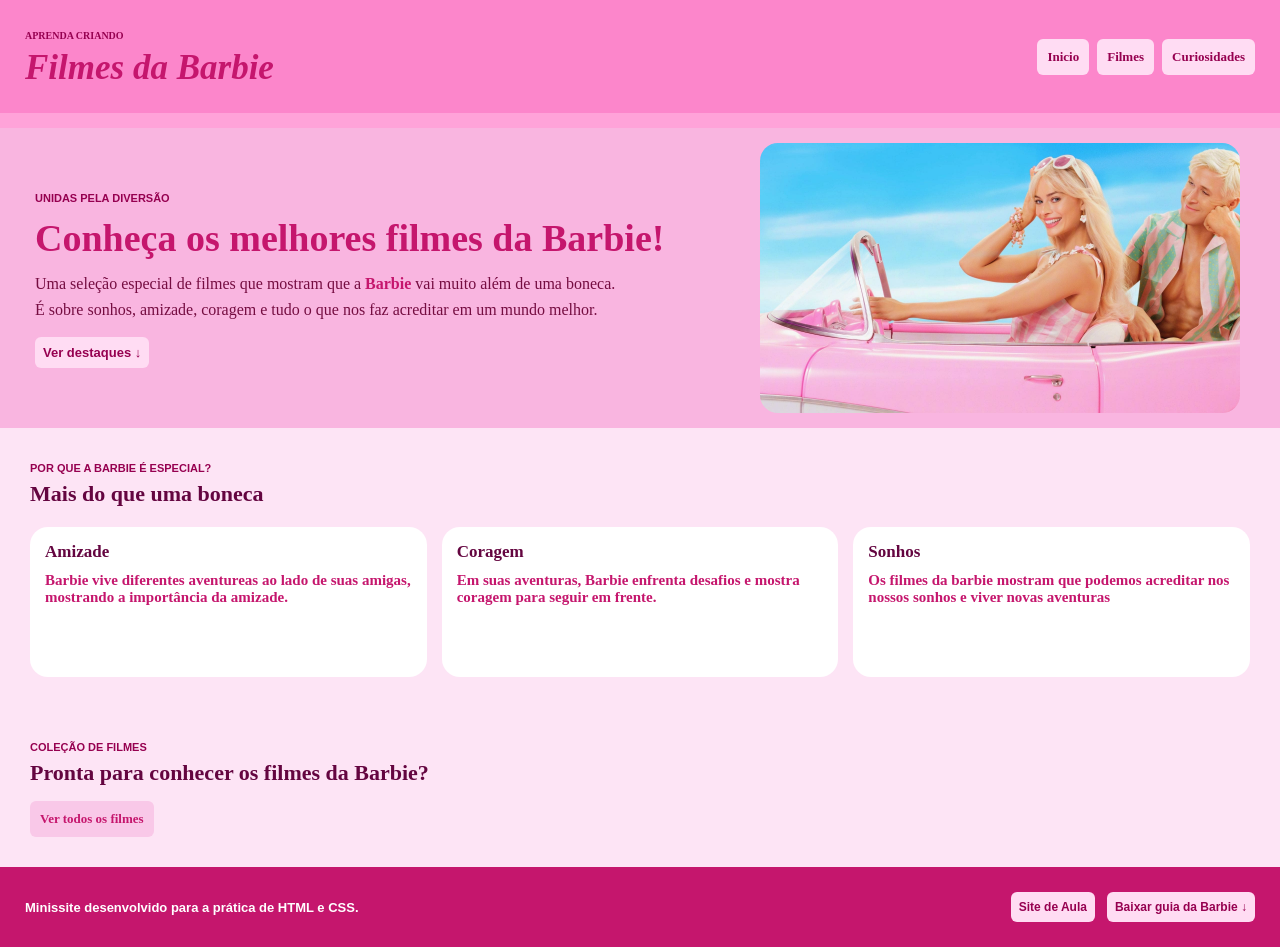
<file: index.html>
<!DOCTYPE html>
<html lang="pt-BR">
    <head>
        <meta charset="UTF-8" />
        <title>Filmes da Barbie</title>
        <link rel="stylesheet" href="css/style.css" />
    </head>
    <body>
        
        <header>
            <section id="inicio">
                <article>
                    <small>APRENDA CRIANDO</small>
                    <h1><em>Filmes da Barbie</em></h1>
                </article>
            </section>

            <section id="menu">
                <a href="index.html">Inicio</a>
                <a href="pages/filmes.html">Filmes</a>
                <a href="pages/curiosidades.html">Curiosidades</a>
            </section>
            </header>

        <main>

            <section id="introducao">

                <article>
                    <small>UNIDAS PELA DIVERSÃO</small>
                    <h2>Conheça os melhores filmes da Barbie!</h2>
                    <p>Uma seleção especial de filmes que mostram que a <strong>Barbie</strong> vai muito além de uma boneca.</p>
                    <p>É sobre sonhos, amizade, coragem e tudo o que nos faz acreditar em um mundo melhor.</p>
                    <a href="#destaques" class="btn-link">Ver destaques ↓</a>
                </article>

                <article id="img-introducao">
                    <img src="assets/img/foto.png" alt="Barbie em uma cena de filme"/>
                </article>        
            </section>
        
            <section id="destaques">
                <small>POR QUE A BARBIE É ESPECIAL?</small>
                <h2>Mais do que uma boneca</h2>

            <section id="cards">
                <article class="card">
                    <h3>Amizade</h3>
                    <p>Barbie vive diferentes aventureas ao lado de suas amigas, mostrando a importância da amizade.</p>
                </article>

                <article class="card">
                    <h3>Coragem</h3>
                    <p>Em suas aventuras, Barbie enfrenta desafios e mostra coragem para seguir em frente.</p>
                </article>

                <article class="card">
                    <h3>Sonhos</h3>
                    <p>Os filmes da barbie mostram que podemos acreditar nos nossos sonhos e viver novas aventuras</p>
                </article>
            </section>
            </section>

            <section id="final">
                <small>COLEÇÃO DE FILMES</small>
                <h2>Pronta para conhecer os filmes da Barbie?</h2>
                <a href="pages/filmes.html">Ver todos os filmes</a>
            </section>
        </main>

            <footer id="footer">
                    <p>Minissite desenvolvido para a prática de HTML e CSS.</p>

                <article class="footer-links">
                    <a href="https://codeverse.dev.br" target="_blank" rel="noreferrer">Site de Aula</a>
                    <a href="assets/img/text.txt" download="">Baixar guia da Barbie ↓</a>
                </article>
            </footer>

    </body>
</html>
</file>
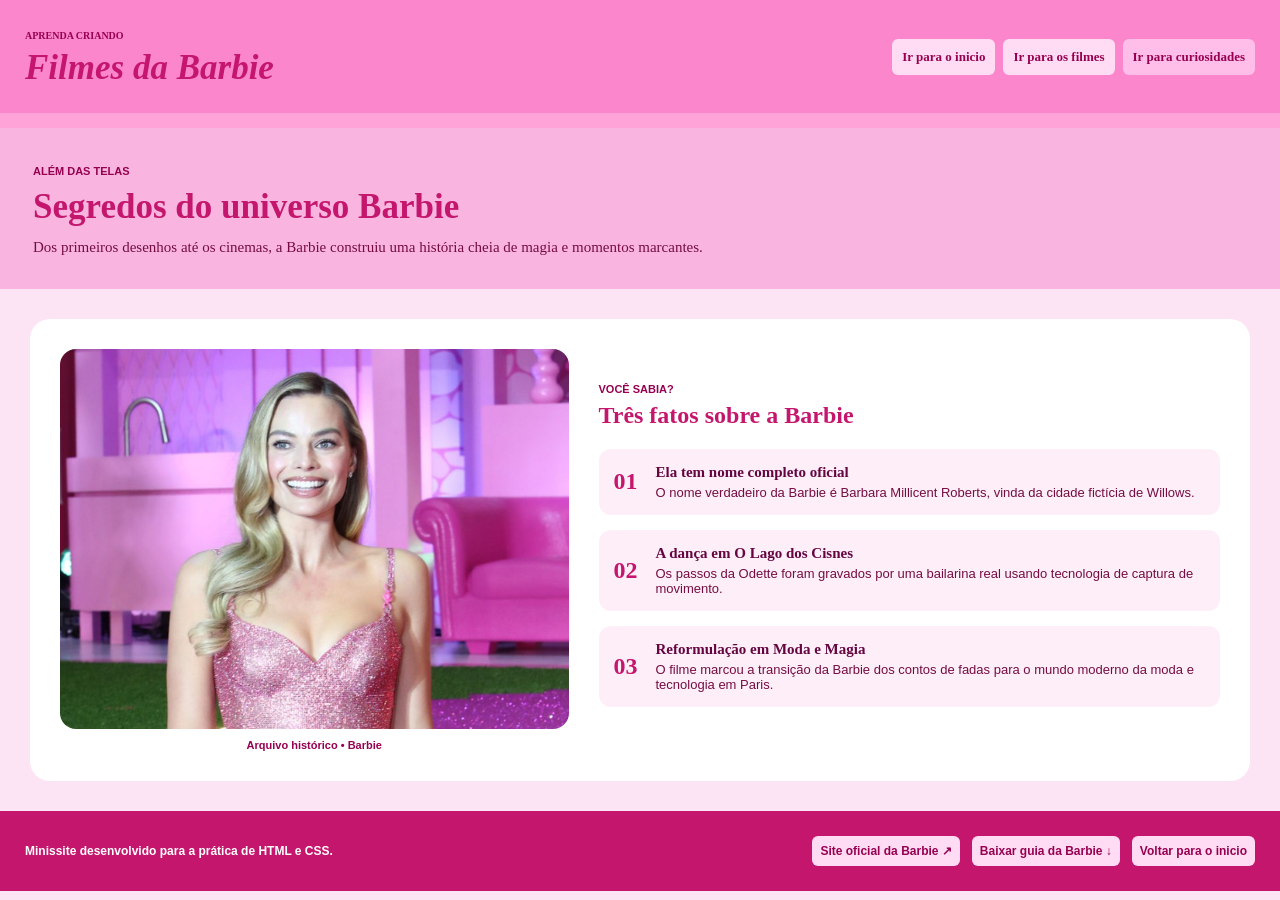
<file: pages/curiosidade.html>
<!DOCTYPE html>
<html lang="pt-BR">
    <head>
        <meta charset="UTF-8" />
        <title>Filmes da Barbie - Curiosidades</title>
        <link rel="stylesheet" href="../css/curiosidades.css" />
    </head>
    <body>

        <header>
            <section id="inicio">
                <article>
                    <small>APRENDA CRIANDO</small>
                    <h1><em>Filmes da Barbie</em></h1>
                </article>
            </section>

            <section id="menu">
                <a href="../index.html">Ir para o inicio</a>
                <a href="filmes.html">Ir para os filmes</a>
                <a href="curiosidades.html" class="ativo"> Ir para curiosidades</a>
            </section>
        </header>

        <main>

            <section id="introducao">
                <article>
                    <small>ALÉM DAS TELAS</small>
                    <h2>Segredos do universo Barbie</h2>
                    <p>Dos primeiros desenhos até os cinemas, a Barbie construiu uma história cheia de magia e momentos marcantes.</p>
                </article>
            </section>

            <section id="curiosidades">
                <article class="card-painel">
                    
                    <figure class="painel-imagem">
                        <img src="../assets/img/barbie2.png" alt="Barbie em O Lago dos Cisnes" />
                        <figcaption>Arquivo histórico • Barbie</figcaption>
                    </figure>

                    <aside class="painel-fatos">
                        <small>VOCÊ SABIA?</small>
                        <h2>Três fatos sobre a Barbie</h2>

                <article class="item-fato">
                    <span class="numero">01</span>
                        <section>
                            <h3>Ela tem nome completo oficial</h3>
                            <p>O nome verdadeiro da Barbie é Barbara Millicent Roberts, vinda da cidade fictícia de Willows.</p>
                        </section>
                </article>

                <article class="item-fato">
                    <span class="numero">02</span>
                        <section>
                            <h3>A dança em O Lago dos Cisnes</h3>
                            <p>Os passos da Odette foram gravados por uma bailarina real usando tecnologia de captura de movimento.</p>
                        </section>
                </article>

                <article class="item-fato">
                    <span class="numero">03</span>
                        <section>
                            <h3>Reformulação em Moda e Magia</h3>
                            <p>O filme marcou a transição da Barbie dos contos de fadas para o mundo moderno da moda e tecnologia em Paris.</p>
                        </section>
                </article>
                    </aside>
                </article>
            </section>

        </main>

            <footer id="footer">
                <p>Minissite desenvolvido para a prática de HTML e CSS.</p>

                <article class="footer-links">
                    <a href="https://codeverse.dev.br" target="_blank" rel="noreferrer">Site oficial da Barbie ↗</a>
                    <a href="../assets/img/text.txt" download>Baixar guia da Barbie ↓</a>
                    <a href="../index.html">Voltar para o inicio</a>
                </article>
            </footer>

    </body>
</html>
</file>
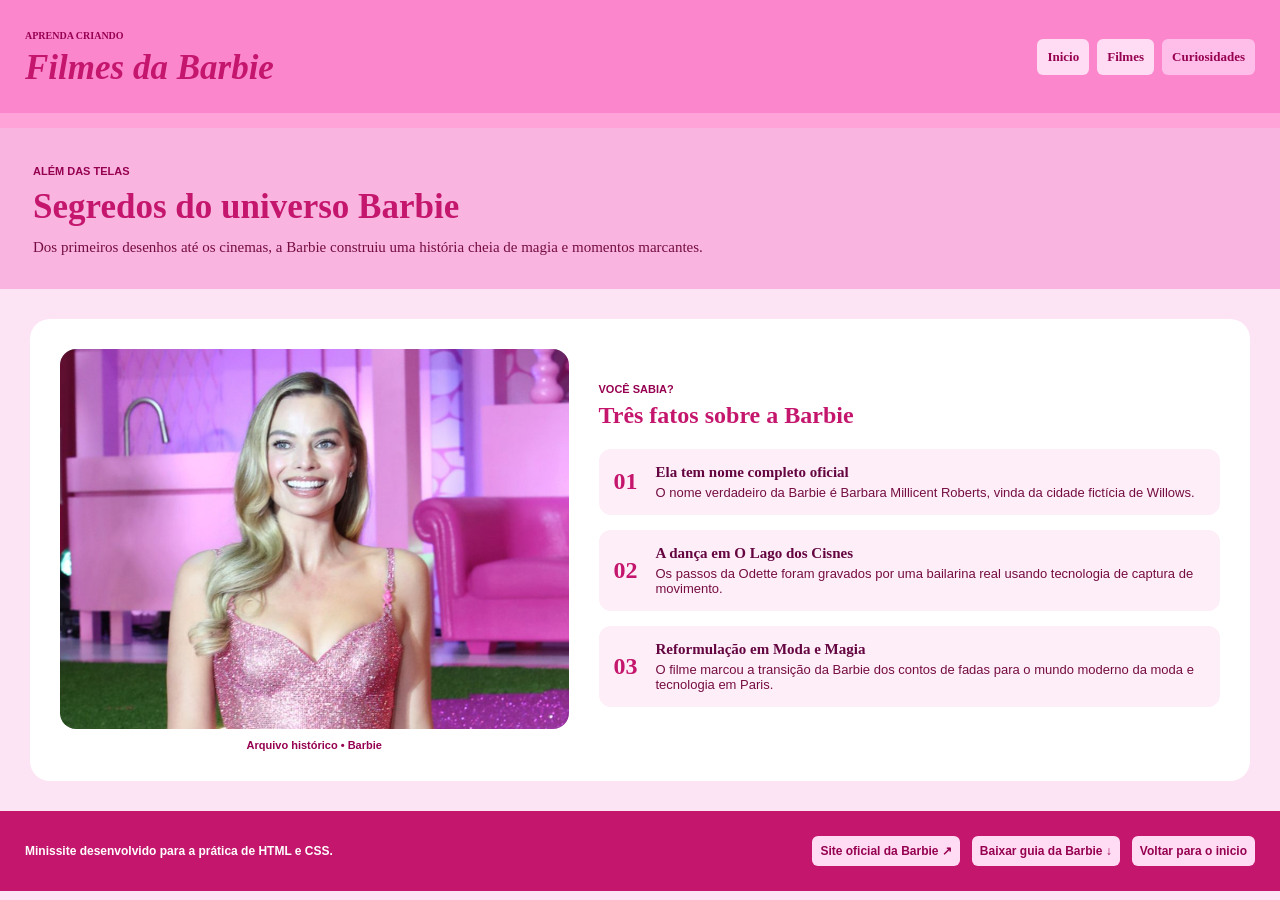
<file: pages/curiosidades.html>
<!DOCTYPE html>
<html lang="pt-BR">
    <head>
        <meta charset="UTF-8" />
        <title>Filmes da Barbie - Curiosidades</title>
        <link rel="stylesheet" href="../css/curiosidades.css" />
    </head>
    <body>

        <header>
            <section id="inicio">
                <article>
                    <small>APRENDA CRIANDO</small>
                    <h1><em>Filmes da Barbie</em></h1>
                </article>
            </section>

            <section id="menu">
                <a href="../index.html">Inicio</a>
                <a href="filmes.html">Filmes</a>
                <a href="curiosidades.html" class="ativo">Curiosidades</a>
            </section>
        </header>

        <main>

            <section id="introducao">
                <article>
                    <small>ALÉM DAS TELAS</small>
                    <h2>Segredos do universo Barbie</h2>
                    <p>Dos primeiros desenhos até os cinemas, a Barbie construiu uma história cheia de magia e momentos marcantes.</p>
                </article>
            </section>

            <section id="curiosidades">
                <article class="card-painel">
                    
                    <figure class="painel-imagem">
                        <img src="../assets/img/barbie2.png" alt="Barbie em O Lago dos Cisnes" />
                        <figcaption>Arquivo histórico • Barbie</figcaption>
                    </figure>

                    <aside class="painel-fatos">
                        <small>VOCÊ SABIA?</small>
                        <h2>Três fatos sobre a Barbie</h2>

                <article class="item-fato">
                    <span class="numero">01</span>
                        <section>
                            <h3>Ela tem nome completo oficial</h3>
                            <p>O nome verdadeiro da Barbie é Barbara Millicent Roberts, vinda da cidade fictícia de Willows.</p>
                        </section>
                </article>

                <article class="item-fato">
                    <span class="numero">02</span>
                        <section>
                            <h3>A dança em O Lago dos Cisnes</h3>
                            <p>Os passos da Odette foram gravados por uma bailarina real usando tecnologia de captura de movimento.</p>
                        </section>
                </article>

                <article class="item-fato">
                    <span class="numero">03</span>
                        <section>
                            <h3>Reformulação em Moda e Magia</h3>
                            <p>O filme marcou a transição da Barbie dos contos de fadas para o mundo moderno da moda e tecnologia em Paris.</p>
                        </section>
                </article>
                    </aside>
                </article>
            </section>

        </main>

            <footer id="footer">
                <p>Minissite desenvolvido para a prática de HTML e CSS.</p>

                <article class="footer-links">
                    <a href="https://codeverse.dev.br" target="_blank" rel="noreferrer">Site oficial da Barbie ↗</a>
                    <a href="../assets/img/text.txt" download>Baixar guia da Barbie ↓</a>
                    <a href="../index.html">Voltar para o inicio</a>
                </article>
            </footer>

    </body>
</html>
</file>
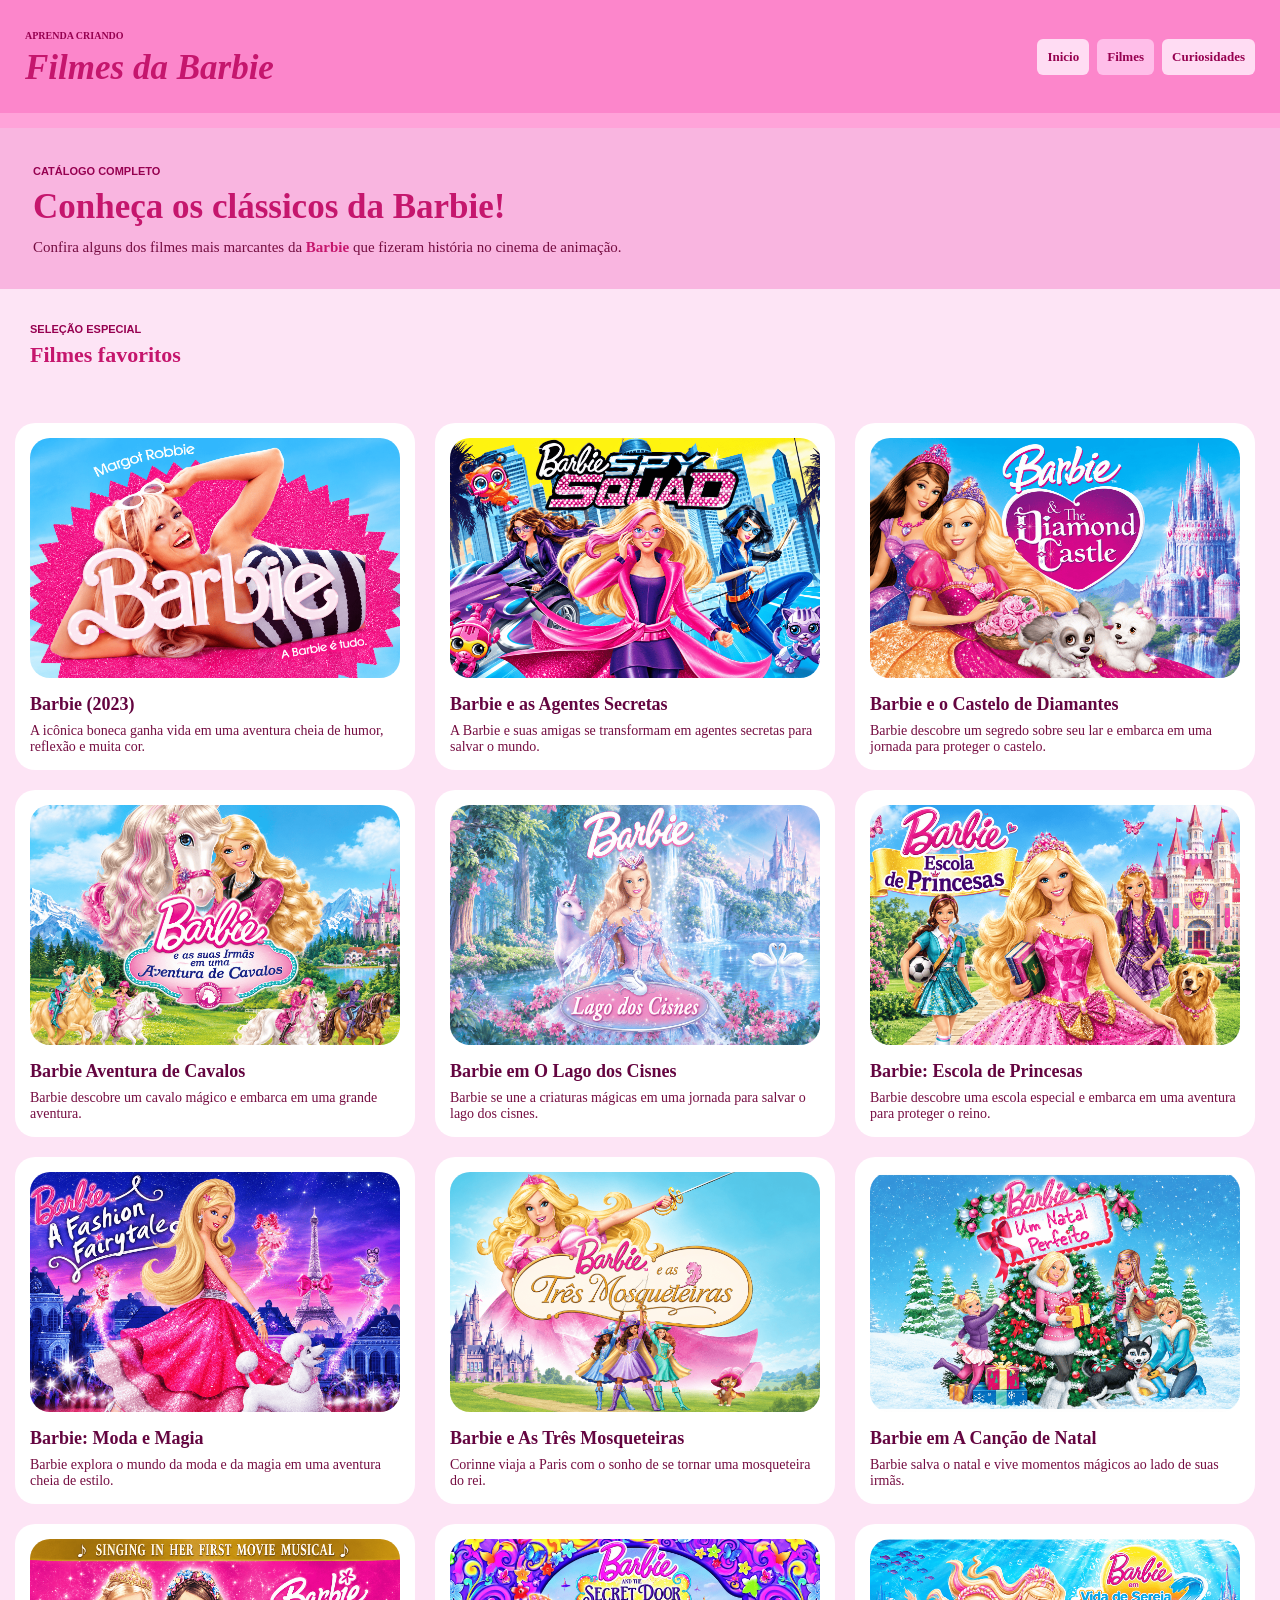
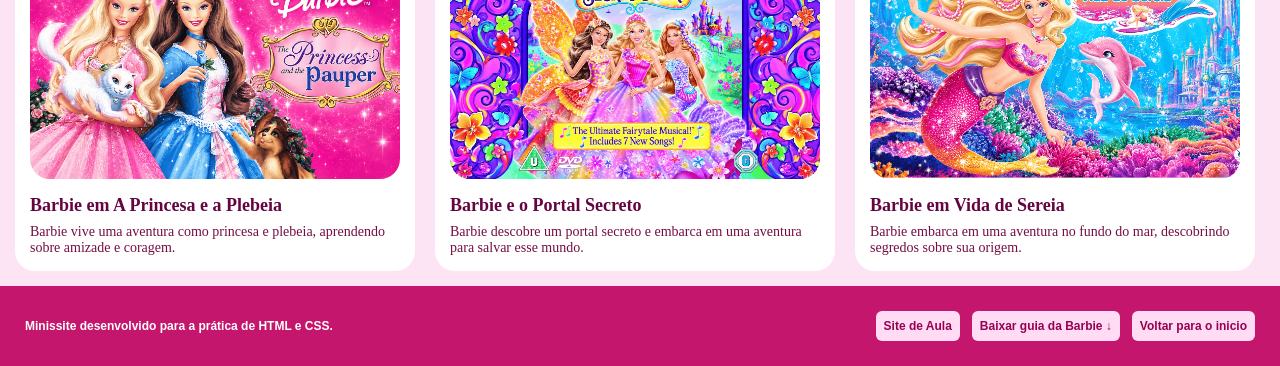
<file: pages/filmes.html>
<!DOCTYPE html>
<html lang="pt-BR">
    <head>
        <meta charset="UTF-8" />
        <title>Filmes da Barbie - Lista</title>
        <link rel="stylesheet" href="../css/filmes.css" />
    </head>
    <body>

        <header>
            <section id="inicio">
                <article>
                    <small>APRENDA CRIANDO</small>
                    <h1><em>Filmes da Barbie</em></h1>
                </article>
            </section>

            <section id="menu">
                <a href="../index.html">Inicio</a>
                <a href="filmes.html" class="ativo">Filmes</a>
                <a href="curiosidades.html">Curiosidades</a>
            </section>
        </header>

        <main>

            <section id="introducao">
                <article>
                    <small>CATÁLOGO COMPLETO</small>
                    <h2>Conheça os clássicos da Barbie!</h2>
                    <p>Confira alguns dos filmes mais marcantes da <strong>Barbie</strong> que fizeram história no cinema de animação.</p>
                </article>
            </section>

            <section id="filmes">
                <small>SELEÇÃO ESPECIAL</small>
                <h2>Filmes favoritos</h2>
            </section>

            <section id="cards">
                <article class="card">
                    <img src="../assets/img/barbie.png" alt="Barbie" />
                    <h2>Barbie (2023)</h2>
                    <p>A icônica boneca ganha vida em uma aventura cheia de humor, reflexão e muita cor.</p>
                </article>

                <article class="card">
                    <img src="../assets/img/agente.png" alt="Barbie como agente secreto" />
                    <h2>Barbie e as Agentes Secretas</h2>
                    <p>A Barbie e suas amigas se transformam em agentes secretas para salvar o mundo.</p>
                </article>

                <article class="card">
                    <img src="../assets/img/castelo.png" alt="Castelo de Barbie" />
                    <h2>Barbie e o Castelo de Diamantes</h2>
                    <p>Barbie descobre um segredo sobre seu lar e embarca em uma jornada para proteger o castelo.</p>
                </article>

                <article class="card">
                    <img src="../assets/img/cavalo.png" alt="Barbie em uma aventura com cavalos" />
                    <h2>Barbie Aventura de Cavalos</h2>
                    <p>Barbie descobre um cavalo mágico e embarca em uma grande aventura.</p>
                </article>

                <article class="card">
                    <img src="../assets/img/cisnei.png" alt="Barbie com o cisne" />
                    <h2>Barbie em O Lago dos Cisnes</h2>
                    <p>Barbie se une a criaturas mágicas em uma jornada para salvar o lago dos cisnes.</p>
                </article>

                <article class="card">
                    <img src="../assets/img/escola.png" alt="Barbie na escola de princesas" />
                    <h2>Barbie: Escola de Princesas</h2>
                    <p>Barbie descobre uma escola especial e embarca em uma aventura para proteger o reino.</p>
                </article>

                <article class="card">
                    <img src="../assets/img/moda.png" alt="Barbie em ambiente de moda" />
                    <h2>Barbie: Moda e Magia</h2>
                    <p>Barbie explora o mundo da moda e da magia em uma aventura cheia de estilo.</p>
                </article>

                <article class="card">
                    <img src="../assets/img/mosqueteiras.png" alt="Barbie com amigas" />
                    <h2>Barbie e As Três Mosqueteiras</h2>
                    <p>Corinne viaja a Paris com o sonho de se tornar uma mosqueteira do rei.</p>
                </article>

                <article class="card">
                    <img src="../assets/img/natal.png" alt="Barbie em um natal mágico" />
                    <h2>Barbie em A Canção de Natal</h2>
                    <p>Barbie salva o natal e vive momentos mágicos ao lado de suas irmãs.</p>
                </article>

                <article class="card">
                    <img src="../assets/img/plebeia.png" alt="Barbie como plebeia" />
                    <h2>Barbie em A Princesa e a Plebeia</h2>
                    <p>Barbie vive uma aventura como princesa e plebeia, aprendendo sobre amizade e coragem.</p>
                </article>

                <article class="card">
                    <img src="../assets/img/portal.png" alt="Barbie em um portal mágico" />
                    <h2>Barbie e o Portal Secreto</h2>
                    <p>Barbie descobre um portal secreto e embarca em uma aventura para salvar esse mundo.</p>
                </article>

                <article class="card">
                    <img src="../assets/img/sereia.png" alt="Barbie sereia" />
                    <h2>Barbie em Vida de Sereia</h2>
                    <p>Barbie embarca em uma aventura no fundo do mar, descobrindo segredos sobre sua origem.</p>
                </article>
            </section>
        </main>

            <footer id="footer">
                 <p>Minissite desenvolvido para a prática de HTML e CSS.</p>

                <article class="footer-links">
                    <a href="https://codeverse.dev.br" target="_blank" rel="noreferrer">Site de Aula</a>
                    <a href="../assets/img/text.txt" download>Baixar guia da Barbie ↓</a>
                    <a href="../index.html">Voltar para o inicio</a>
                </article>
            </footer>
        
    </body>
</html>
</file>
<file: css/style.css>
* {
    padding: 0;
    margin: 0;
    box-sizing: border-box;
}

body {
    font-family: Arial, sans-serif;
    background-color: rgb(255, 190, 233);
}

header {
    background-color: rgb(252, 134, 203);
    color: rgb(197, 22, 109);
    font-family: Georgia, serif;
    font-weight: bold;
    padding: 25px;
    margin-bottom: 0px;
    display: flex;
    justify-content: space-between;
    align-items: center;
}

header small {
    color: rgb(150, 0, 80);
    font-size: 10px;
    font-weight: bold;
}

h1 {
    font-family: Georgia, serif;
    color: rgb(197, 22, 109);
    text-align: left;
    font-size: 35px;
    margin-top: 5px;
}

#menu {
    display: flex;
    align-items: center;
    gap: 8px;
}

#menu a{
    background-color:rgb(255, 220, 243);
    color: rgb(150, 0, 80);
    text-decoration: none;
    padding: 10px;
    font-size: 13px;
    font-family: Georgia, serif;
    font-weight: bold;
    border-radius: 6px;
}

#menu a.ativo {
    background-color: rgb(255, 190, 233);
}

#menu a:hover {
    background-color: rgb(255, 190, 233);
}

main {
    background-color: rgb(255, 163, 217);
    padding-top: 15px;
}

#introducao {
    background-color: rgb(249, 181, 224);
    display: flex;
    justify-content: space-between;
    align-items: center;
    padding: 15px;
}

#introducao article:first-child{
    flex: 1;
    padding: 20px;
}

#introducao small {
    color: rgb(150, 0, 80);
    font-size: 11px;
    font-weight: bold;
}

#introducao h2 {
    font-family: Georgia, serif;
    font-size: 38px;
    color: rgb(197, 22, 109);
    margin-top: 10px;
    margin-bottom: 15px;
}

#introducao p {
    color: rgb(117, 13, 65);
    font-family: Georgia, serif;
    font-size: 16px;
    margin-bottom: 8px;
}

#introducao strong {
    color: rgb(197, 22, 109);
}

#img-introducao {
    display: flex;
    justify-content: flex-end;
    align-items: center;
}

#introducao img {
    width: 100%;
    height: 270px;
    object-fit: cover;
    object-position: center;
    border-radius: 18px;
    margin-right: 25px;
}

.btn-link {
    display: inline-block;
    margin-top: 10px;
    background-color: rgb(255, 220, 243);
    color: rgb(150, 0, 80);
    text-decoration: none;
    padding: 8px;
    font-size: 13px;
    font-weight: bold;
    border-radius: 6px;
}

.btn-link:hover {
    background-color: rgb(197, 22, 109);
    color: #ffffff;
}

#destaques {
    background-color: rgb(253, 228, 245);
    padding: 30px;
}

#destaques small {
    color: rgb(150, 0, 80);
    font-size: 11px;
    font-weight: bold;
}

#destaques h2 {
    font-family: Georgia, serif;
    font-size: 22px;
    color: rgb(100, 5, 64);
    margin-top: 5px;
    margin-bottom: 20px;
}

#cards {
    display: flex;
    gap: 15px;
}

.card {
    background-color: white;
    flex: 1;
    height: 150px;
    padding: 15px;
    border-radius: 18px;
    text-align: left;
}

.card h3 {
    font-family: Georgia, serif;
    font-size: 17px;
    color: rgb(100, 5, 64);
    margin-bottom: 10px;
}

.card p {
    color: rgb(197, 22, 109);
    font-family: Georgia, serif;
    font-size: 15px;
    font-weight: bold;
}

#final {
    background-color: rgb(253, 228, 245);
    padding: 30px;
}

#final small {
    color: rgb(150, 0, 80);
    font-size: 11px;
    font-weight: bold;
}

#final h2 {
    font-family: Georgia, serif;
    font-size: 22px;
    color: rgb(100, 5, 64);
    margin-top: 5px;
    margin-bottom: 15px;
}

#final a {
    display: inline-block;
    background-color: rgb(249, 200, 232);
    color: rgb(197, 22, 109);
    text-decoration: none;
    padding: 10px;
    font-size: 13px;
    font-family: Georgia, serif;
    font-weight: bold;
    border-radius: 6px;
}

#final a:hover {
    background-color: rgb(197, 22, 109);
    color: #ffffff;
}

footer {
    background-color: rgb(197, 22, 109);
    color: white;
    padding: 25px;
    display: flex;
    align-items: center;
    justify-content: space-between;
}

footer p {
    color: white;
    font-size: 13px;
    font-weight: bold;
}

.footer-links {
    display: flex;
    gap: 12px;
}

.footer-links a {
    background-color: rgb(255, 220, 243);
    color: rgb(150, 0, 80);
    font-size: 12px;
    text-decoration: none;
    font-weight: bold;
    padding: 8px;
    border-radius: 6px;
}

.footer-links:hover {
    color: rgb(255, 220, 243);
}
</file>
<file: css/curiosidades.css>
* {
    padding: 0;
    margin: 0;
    box-sizing: border-box;
}

body {
    font-family: Arial, sans-serif;
    background-color: rgb(253, 228, 245);
}

header {
    background-color: rgb(252, 134, 203);
    color: rgb(197, 22, 109);
    font-family: Georgia, serif;
    font-weight: bold;
    padding: 25px;
    margin-bottom: 0px;
    display: flex;
    justify-content: space-between;
    align-items: center;
}

header small {
    color: rgb(150, 0, 80);
    font-size: 10px;
    font-weight: bold;
}

h1 {
    font-family: Georgia, serif;
    color: rgb(197, 22, 109);
    text-align: left;
    font-size: 35px;
    margin-top: 5px;
}

#menu {
    display: flex;
    align-items: center;
    gap: 8px;
}

#menu a {
    background-color: rgb(255, 220, 243);
    color: rgb(150, 0, 80);
    text-decoration: none;
    padding: 10px;
    font-size: 13px;
    font-family: Georgia, serif;
    font-weight: bold;
    border-radius: 6px;
}

#menu a.ativo {
    background-color: rgb(255, 190, 233);
}

#menu a:hover {
    background-color: rgb(255, 190, 233);
}

main {
    background-color: rgb(255, 163, 217);
    padding-top: 15px;
}

#introducao {
    background-color: rgb(249, 181, 224);
    padding: 33px;
    width: 100%;
}

#introducao article {
    width: 58%;
}

#introducao small {
    color: rgb(150, 0, 80);
    font-size: 11px;
    font-weight: bold;
}

#introducao h2 {
    font-family: Georgia, serif;
    font-size: 35px;
    color: rgb(197, 22, 109);
    margin-top: 8px;
    margin-bottom: 12px;
}

#introducao p {
    color: rgb(117, 13, 65);
    font-family: Georgia, serif;
    font-size: 15px;
}

#curiosidades {
    background-color: rgb(253, 228, 245);
    padding: 30px;
    display: flex;
    justify-content: center;
}

.card-painel {
    background-color: white;
    width: 100%;
    padding: 30px;
    border-radius: 20px;
    display: flex;
    gap: 30px;
    align-items: center;
}

.painel-imagem {
    width: 45%;
    display: flex;
    flex-direction: column;
    align-items: center;
}

.painel-imagem img {
    width: 100%;
    height: 380px;
    object-fit: cover;
    border-radius: 16px;
}

.painel-imagem figcaption {
    margin-top: 10px;
    color: rgb(150, 0, 80);
    font-size: 11px;
    font-weight: bold;
}

.painel-fatos {
    width: 55%;
}

.painel-fatos small {
    color: rgb(150, 0, 80);
    font-size: 11px;
    font-weight: bold;
}

.painel-fatos h2 {
    font-family: Georgia, serif;
    font-size: 24px;
    color: rgb(197, 22, 109);
    margin-top: 5px;
    margin-bottom: 20px;
}

.item-fato {
    background-color: rgb(253, 238, 248);
    border-radius: 12px;
    padding: 15px;
    margin-bottom: 15px;
    display: flex;
    align-items: center;
    gap: 18px;
}

.item-fato .numero {
    font-family: Georgia, serif;
    font-size: 24px;
    font-weight: bold;
    color: rgb(197, 22, 109);
}

.item-fato h3 {
    font-family: Georgia, serif;
    font-size: 15px;
    color: rgb(100, 5, 64);
    margin-bottom: 4px;
}

.item-fato p {
    font-size: 13px;
    color: rgb(117, 13, 65);
}

footer {
    background-color: rgb(197, 22, 109);
    color: white;
    padding: 25px;
    display: flex;
    align-items: center;
    justify-content: space-between;
}

footer p {
    color: white;
    font-size: 12px;
    font-weight: bold;
}

.footer-links {
    display: flex;
    gap: 12px;
    align-items: center;
}

.footer-links a {
    background-color: rgb(255, 220, 243);
    color: rgb(150, 0, 80);
    font-size: 12px;
    text-decoration: none;
    font-weight: bold;
    padding: 8px;
    border-radius: 6px;
}

.footer-links a:hover {
    background-color: rgb(255, 190, 233);
}
</file>
<file: css/filmes.css>
* {
    padding: 0;
    margin: 0;
    box-sizing: border-box;
}

body {
    font-family: Arial, sans-serif;
    background-color: rgb(255, 190, 233);
}

header {
    background-color: rgb(252, 134, 203);
    color: rgb(197, 22, 109);
    font-family: Georgia, serif;
    font-weight: bold;
    padding: 25px;
    margin-bottom: 0px;
    display: flex;
    justify-content: space-between;
    align-items: center;
}

header small {
    color: rgb(150, 0, 80);
    font-size: 10px;
    font-weight: bold;
}

h1 {
    font-family: Georgia, serif;
    color: rgb(197, 22, 109);
    text-align: left;
    font-size: 35px;
    margin-top: 5px;
}

#menu {
    display: flex;
    align-items: center;
    gap: 8px;
}

#menu a {
    background-color: rgb(255, 220, 243);
    color: rgb(150, 0, 80);
    text-decoration: none;
    font-size: 13px;
    padding: 10px;
    font-family: Georgia, serif;
    font-weight: bold;
    border-radius: 6px;
}

#menu a.ativo {
    background-color: rgb(255, 190, 233);
}

#menu a:hover {
    background-color: rgb(255, 190, 233);
}

main {
    background-color: rgb(255, 163, 217);
    padding-top: 15px;
}

#introducao {
    background-color: rgb(249, 181, 224);
    padding: 33px;
    width: 100%;
}

#introducao article {
    width: 58%;
}

#introducao small {
    color: rgb(150, 0, 80);
    font-size: 11px;
    font-weight: bold;
}

#introducao h2 {
    font-family: Georgia, serif;
    font-size: 35px;
    color: rgb(197, 22, 109);
    margin-top: 8px;
    margin-bottom: 12px;
}

#introducao p {
    color: rgb(117, 13, 65);
    font-family: Georgia, serif;
    font-size: 15px;
}

#introducao strong {
    color: rgb(197, 22, 109);
}

#filmes {
    background-color: rgb(253, 228, 245);
    padding: 30px;
}

#filmes small {
    color: rgb(150, 0, 80);
    font-size: 11px;
    font-weight: bold;
}

#filmes h2 {
    font-family: Georgia, serif;
    font-size: 22px;
    color: rgb(197, 22, 109);
    margin-top: 5px;
    margin-bottom: 10px;
}

#cards {
    display: flex;
    flex-wrap: wrap;
    gap: 20px;
    justify-content: flex-start;
    padding: 15px;
    background-color: rgb(253, 228, 245);
}

.card {
    background-color: white;
    width: 32%;
    padding: 15px;
    border-radius: 20px;
    text-align: left;
}

.card img {
    width: 100%;
    height: 240px;
    object-fit: cover;
    border-radius: 20px;
    margin-bottom: 12px;
}

.card h2 {
    font-family: Georgia, serif;
    font-size: 18px;
    color: rgb(100, 5, 64);
    margin-bottom: 8px;
}

.card p {
    color: rgb(117, 13, 65);
    font-family: Georgia, serif;
    font-size: 14px;
    font-weight: normal;
}

footer {
    background-color: rgb(197, 22, 109);
    color: white;
    padding: 25px;
    display: flex;
    align-items: center;
    justify-content: space-between;
    margin-top: 0px;
}

footer p {
    color: white;
    font-size: 12px;
    font-weight: bold;
}

.footer-links {
    display: flex;
    gap: 12px;
    align-items: center;
}

.footer-links a {
    background-color: rgb(255, 220, 243);
    color: rgb(150, 0, 80);
    font-size: 12px;
    text-decoration: none;
    font-weight: bold;
    padding: 8px;
    border-radius: 6px;
}

.footer-links a:hover {
    color: rgb(255, 220, 243);
}
</file>
